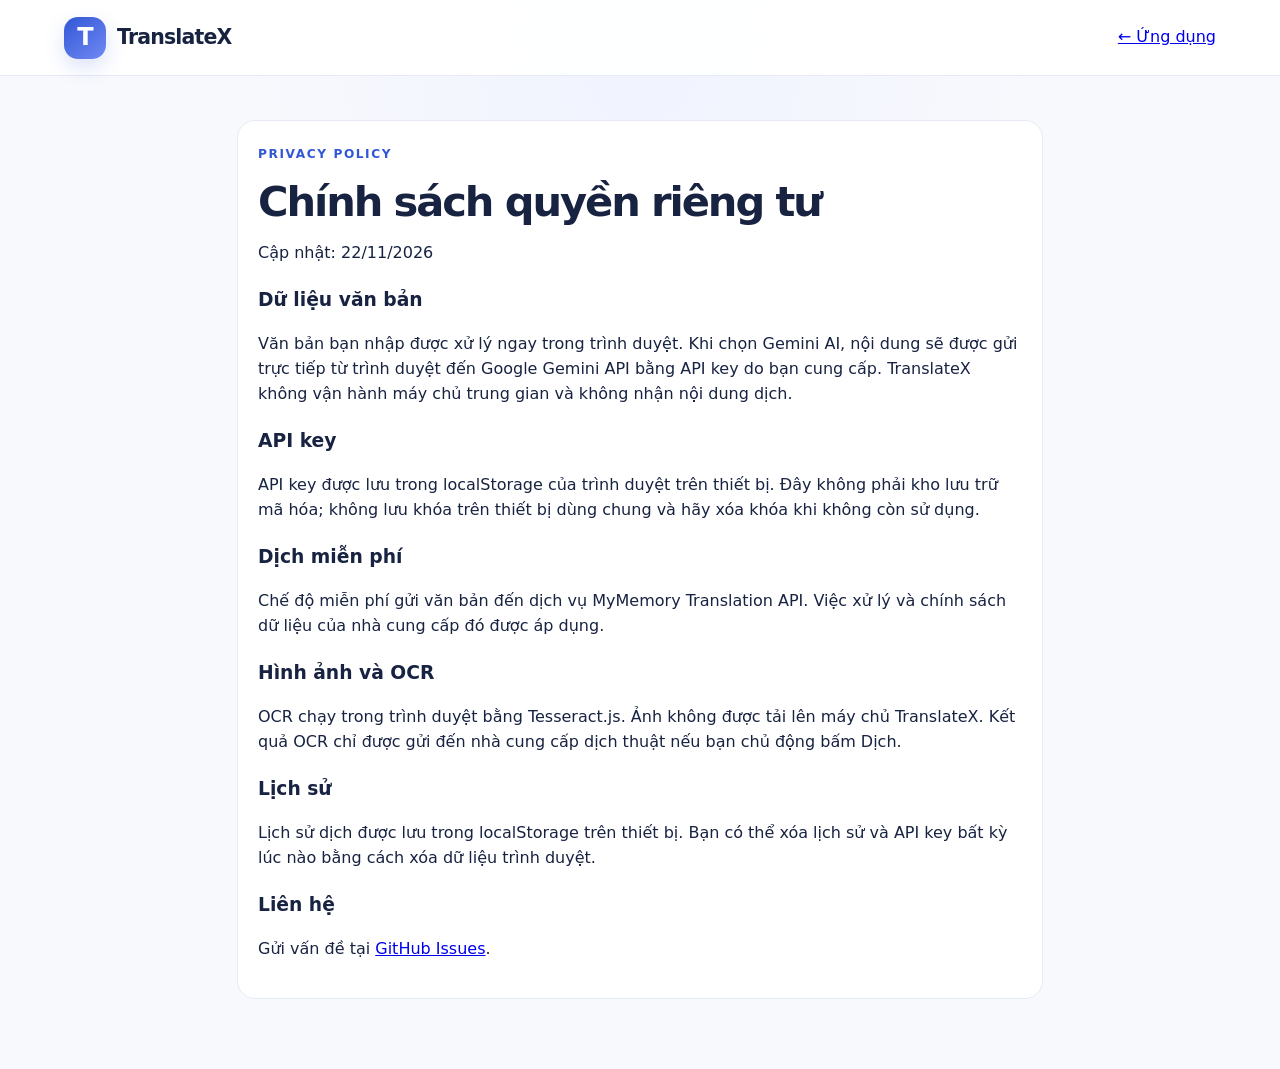
<file: docs/privacy.html>
<!doctype html><html lang="vi"><head><meta charset="utf-8"><meta name="viewport" content="width=device-width,initial-scale=1"><meta name="theme-color" content="#f7f8fc"><title>TranslateX – Privacy</title><link rel="stylesheet" href="assets/css/style.css"></head><body><header class="app-header"><a class="brand" href="./"><span class="brand-icon">T</span>TranslateX</a><a href="./">← Ứng dụng</a></header><main class="app-shell"><section class="history-card"><span class="eyebrow">PRIVACY POLICY</span><h1>Chính sách quyền riêng tư</h1><p>Cập nhật: 22/11/2026</p><h3>Dữ liệu văn bản</h3><p>Văn bản bạn nhập được xử lý ngay trong trình duyệt. Khi chọn Gemini AI, nội dung sẽ được gửi trực tiếp từ trình duyệt đến Google Gemini API bằng API key do bạn cung cấp. TranslateX không vận hành máy chủ trung gian và không nhận nội dung dịch.</p><h3>API key</h3><p>API key được lưu trong localStorage của trình duyệt trên thiết bị. Đây không phải kho lưu trữ mã hóa; không lưu khóa trên thiết bị dùng chung và hãy xóa khóa khi không còn sử dụng.</p><h3>Dịch miễn phí</h3><p>Chế độ miễn phí gửi văn bản đến dịch vụ MyMemory Translation API. Việc xử lý và chính sách dữ liệu của nhà cung cấp đó được áp dụng.</p><h3>Hình ảnh và OCR</h3><p>OCR chạy trong trình duyệt bằng Tesseract.js. Ảnh không được tải lên máy chủ TranslateX. Kết quả OCR chỉ được gửi đến nhà cung cấp dịch thuật nếu bạn chủ động bấm Dịch.</p><h3>Lịch sử</h3><p>Lịch sử dịch được lưu trong localStorage trên thiết bị. Bạn có thể xóa lịch sử và API key bất kỳ lúc nào bằng cách xóa dữ liệu trình duyệt.</p><h3>Liên hệ</h3><p>Gửi vấn đề tại <a href="https://github.com/khahdihdz/translatex/issues">GitHub Issues</a>.</p></section></main></body></html>
</file>
<file: docs/assets/css/style.css>
:root{color-scheme:light;--ink:#182342;--muted:#74809a;--blue:#3157d5;--pale:#edf1ff;--line:#e6eaf4;--white:#fff;--soft:#f5f6fa}*{box-sizing:border-box}body{margin:0;background:radial-gradient(ellipse at 50% 0,#f0f3ff 0,transparent 44%),#f8f9fd;color:var(--ink);font-family:Inter,ui-sans-serif,system-ui,-apple-system,"Segoe UI",sans-serif;line-height:1.55;-webkit-font-smoothing:antialiased}.app-header{height:76px;position:sticky;top:0;z-index:10;background:#ffffffed;backdrop-filter:blur(16px);border-bottom:1px solid var(--line);display:flex;align-items:center;justify-content:space-between;padding:0 max(5vw,18px)}.brand{display:flex;align-items:center;gap:11px;color:var(--ink);font-size:1.28rem;font-weight:850;letter-spacing:-.04em;text-decoration:none}.brand-icon{width:42px;height:42px;display:grid;place-items:center;color:#fff;font-size:1.5rem;background:linear-gradient(140deg,#3157d5,#7189f4);border-radius:14px;box-shadow:0 8px 20px #3157d52b}.header-actions{display:flex;gap:10px;align-items:center}.language-toggle,.icon-btn{border:1px solid var(--line);background:white;color:var(--ink);border-radius:12px;min-width:46px;height:42px;font:inherit;font-weight:650}.icon-btn{font-size:1.2rem}.app-shell{max-width:850px;margin:0 auto;padding:36px 22px 50px}.intro{text-align:center;padding:10px 0 26px}.eyebrow{color:var(--blue);font-size:.76rem;font-weight:850;letter-spacing:.13em}.eyebrow span{font-size:1rem}h1{font-size:clamp(1.8rem,5vw,2.6rem);letter-spacing:-.05em;line-height:1.14;margin:12px 0 8px}.intro p{margin:0 auto;color:var(--muted);max-width:540px}.translator-card{background:#fff;border:1px solid #e9ecf5;border-radius:28px;padding:clamp(15px,3.5vw,28px);box-shadow:0 22px 65px #23376d12}.language-bar{display:grid;grid-template-columns:minmax(0,1fr) 48px minmax(0,1fr);align-items:center;gap:8px;padding:9px;background:var(--pale);border-radius:19px}.language-field{min-width:0;display:flex;flex-direction:column;gap:3px;padding:0 9px}.language-field span,.style-select span{font-size:.7rem;color:#68769e;font-weight:750}.language-field select,.style-select select{border:0;outline:0;width:100%;min-width:0;background:transparent;color:var(--ink);font:600 .98rem inherit;font-size:.98rem;font-weight:650;padding:3px 0}.swap-btn{border:0;background:#fff;color:var(--blue);height:40px;width:40px;border-radius:13px;font-size:1.4rem}.mode-row{display:flex;justify-content:space-between;align-items:center;gap:12px;margin:18px 2px}.mode-switch{display:flex;gap:5px;background:#f2f4fa;padding:4px;border-radius:12px}.mode{border:0;background:transparent;padding:8px 12px;border-radius:9px;color:var(--muted);font:inherit;font-size:.83rem;font-weight:700}.mode.active{background:#fff;color:var(--blue);box-shadow:0 2px 8px #17213d0d}.style-select{display:flex;align-items:center;gap:7px;min-width:0}.style-select select{max-width:125px;font-size:.83rem}.text-panel{border-radius:20px;padding:17px;background:#f6f7fb;border:1px solid #f0f1f6}.panel-heading{display:flex;align-items:center;justify-content:space-between;gap:10px;color:#68769e;font-size:.72rem;font-weight:850;letter-spacing:.07em}.panel-heading>div{display:flex;gap:4px}.text-btn{border:0;background:transparent;color:var(--blue);font:inherit;font-size:.8rem;font-weight:700;padding:5px 7px}.text-panel textarea{display:block;width:100%;min-height:145px;resize:vertical;border:0;outline:0;background:transparent;color:var(--ink);font:400 1.08rem/1.65 inherit;font-size:1.08rem;line-height:1.65;padding:13px 0}.text-panel textarea::placeholder{color:#a1a9bb}.input-footer,.result-footer{display:flex;justify-content:space-between;align-items:center;gap:10px;color:#929bb0;font-size:.75rem}.input-tools{display:flex;align-items:center;gap:12px}.upload-btn{color:var(--blue);font-size:.82rem;font-weight:750;cursor:pointer}.image-preview{display:flex;align-items:center;gap:12px;margin-top:12px;padding-top:12px;border-top:1px solid var(--line);font-size:.78rem}.image-preview img{width:58px;height:58px;object-fit:cover;border-radius:10px}.image-preview>div{display:flex;flex-direction:column;align-items:flex-start}.translate-btn{width:100%;height:52px;margin:14px 0;border:0;border-radius:15px;background:linear-gradient(110deg,#3157d5,#496ce5);color:white;font:inherit;font-weight:800;font-size:1rem;box-shadow:0 9px 22px #3157d52b}.translate-btn:disabled{opacity:.65}.translate-btn span:first-child{margin-right:7px}.output-panel{background:var(--pale);min-height:155px}.result-text{white-space:pre-wrap;overflow-wrap:anywhere;min-height:82px;padding:16px 0 12px;font-size:1.1rem;line-height:1.65;color:var(--ink)}.result-footer span:first-child{color:#5068ad;font-weight:700}.below-tools{display:flex;justify-content:center;gap:24px;flex-wrap:wrap;padding:20px 0}.tool-link{border:0;background:none;color:#6c7893;text-decoration:none;font:inherit;font-size:.84rem;display:flex;gap:7px;align-items:center;padding:6px}.history-card{padding:20px;background:#fff;border:1px solid var(--line);border-radius:18px;margin:8px 0 20px}.section-heading{display:flex;justify-content:space-between;align-items:center}.section-heading h2{font-size:1rem;margin:0}.history-item{width:100%;display:flex;flex-direction:column;align-items:flex-start;text-align:left;padding:12px 0;border:0;border-bottom:1px solid var(--line);background:none;color:var(--ink);font:inherit}.history-item span{max-width:100%;overflow:hidden;text-overflow:ellipsis;white-space:nowrap}.history-item small{color:var(--muted)}.feature-note{display:flex;gap:13px;align-items:flex-start;padding:17px 18px;background:#fff;border:1px solid var(--line);border-radius:18px}.feature-note>span{color:var(--blue);font-size:1.4rem}.feature-note b{color:#3e5ba9}.feature-note p{margin:3px 0 0;color:var(--muted);font-size:.84rem}footer{display:flex;justify-content:space-between;gap:10px;padding:25px 2px 0;color:#8a93a8;font-size:.78rem}footer a{color:#68769e;text-decoration:none}dialog{width:min(500px,calc(100% - 28px));border:0;border-radius:22px;padding:0;box-shadow:0 24px 80px #101a3533}dialog::backdrop{background:#101a3566;backdrop-filter:blur(3px)}.settings-form{padding:25px}.dialog-heading{display:flex;justify-content:space-between;align-items:center}.dialog-heading h2{font-size:1.4rem;margin:5px 0}.settings-form p,.settings-form small{font-size:.87rem;color:var(--muted)}.field-label{display:block;font-weight:750;font-size:.84rem;margin:17px 0 7px}.settings-form input{width:100%;height:48px;border:1px solid var(--line);border-radius:12px;padding:0 13px;font:inherit}.settings-actions{display:flex;align-items:center;justify-content:space-between;gap:12px;margin:14px 0}.settings-actions a{font-size:.82rem;color:var(--blue);text-decoration:none}.settings-actions .translate-btn{width:auto;padding:0 16px;margin:0}.toast{position:fixed;left:50%;bottom:24px;transform:translate(-50%,20px);opacity:0;pointer-events:none;background:#17213d;color:#fff;padding:11px 17px;border-radius:13px;font-size:.86rem;box-shadow:0 8px 25px #101a3533;transition:.2s;z-index:30;max-width:calc(100% - 30px)}.toast.show{opacity:1;transform:translate(-50%,0)}[hidden]{display:none!important}@media(max-width:560px){.app-header{height:68px;padding:0 16px}.brand{font-size:1.16rem}.brand-icon{width:39px;height:39px}.app-shell{padding:24px 13px 34px}.intro{padding:8px 8px 22px}.intro p{font-size:.9rem}.translator-card{padding:13px;border-radius:23px}.language-bar{grid-template-columns:minmax(0,1fr) 38px minmax(0,1fr);gap:3px;padding:7px}.language-field{padding:0 5px}.language-field select{font-size:.83rem}.swap-btn{width:36px;height:36px}.mode-row{align-items:flex-start;flex-direction:column;margin:14px 2px}.style-select{width:100%;justify-content:flex-end}.style-select select{max-width:180px}.text-panel{padding:14px;border-radius:17px}.text-panel textarea{min-height:125px;font-size:1rem}.result-text{font-size:1rem;min-height:80px}.below-tools{gap:8px 15px}.tool-link{font-size:.78rem}.feature-note{padding:14px}footer{font-size:.73rem}.settings-actions{align-items:stretch;flex-direction:column}.settings-actions .translate-btn{width:100%}}@media(prefers-reduced-motion:reduce){*{transition:none!important;scroll-behavior:auto!important}}
.voice-recorder{margin:13px 0 2px;padding:14px 16px;border:1px solid var(--line);border-radius:17px;background:#fff}.voice-recorder-heading{display:flex;align-items:center;justify-content:space-between;gap:12px}.voice-recorder-heading>div{display:flex;flex-direction:column}.voice-recorder-heading b{font-size:.9rem}.voice-recorder-heading small,.voice-status{font-size:.74rem;color:var(--muted)}.voice-action{border:0;border-radius:11px;background:#fff0f0;color:#c43b4c;padding:9px 12px;font:inherit;font-size:.8rem;font-weight:800}.voice-status{margin-top:7px}.voice-recorder audio{width:100%;height:38px;margin-top:10px}.narration-controls{display:flex;align-items:center;flex-wrap:wrap;gap:10px;padding-top:13px;border-top:1px solid #dce5fa}.narration-controls label{display:flex;align-items:center;gap:6px;color:#64749a;font-size:.75rem;font-weight:700}.narration-controls select{max-width:155px;border:1px solid #dbe3f5;border-radius:9px;padding:7px;background:#fff;color:var(--ink);font:inherit;font-size:.76rem}.narration-buttons{display:flex;gap:3px;margin-left:auto}.narration-buttons .text-btn{font-size:.75rem}@media(max-width:560px){.voice-recorder{padding:12px}.voice-recorder-heading{align-items:flex-start}.voice-recorder-heading small{max-width:210px}.narration-controls{align-items:flex-start}.narration-buttons{width:100%;margin-left:0;justify-content:flex-start}.narration-controls select{max-width:130px}}
</file>
